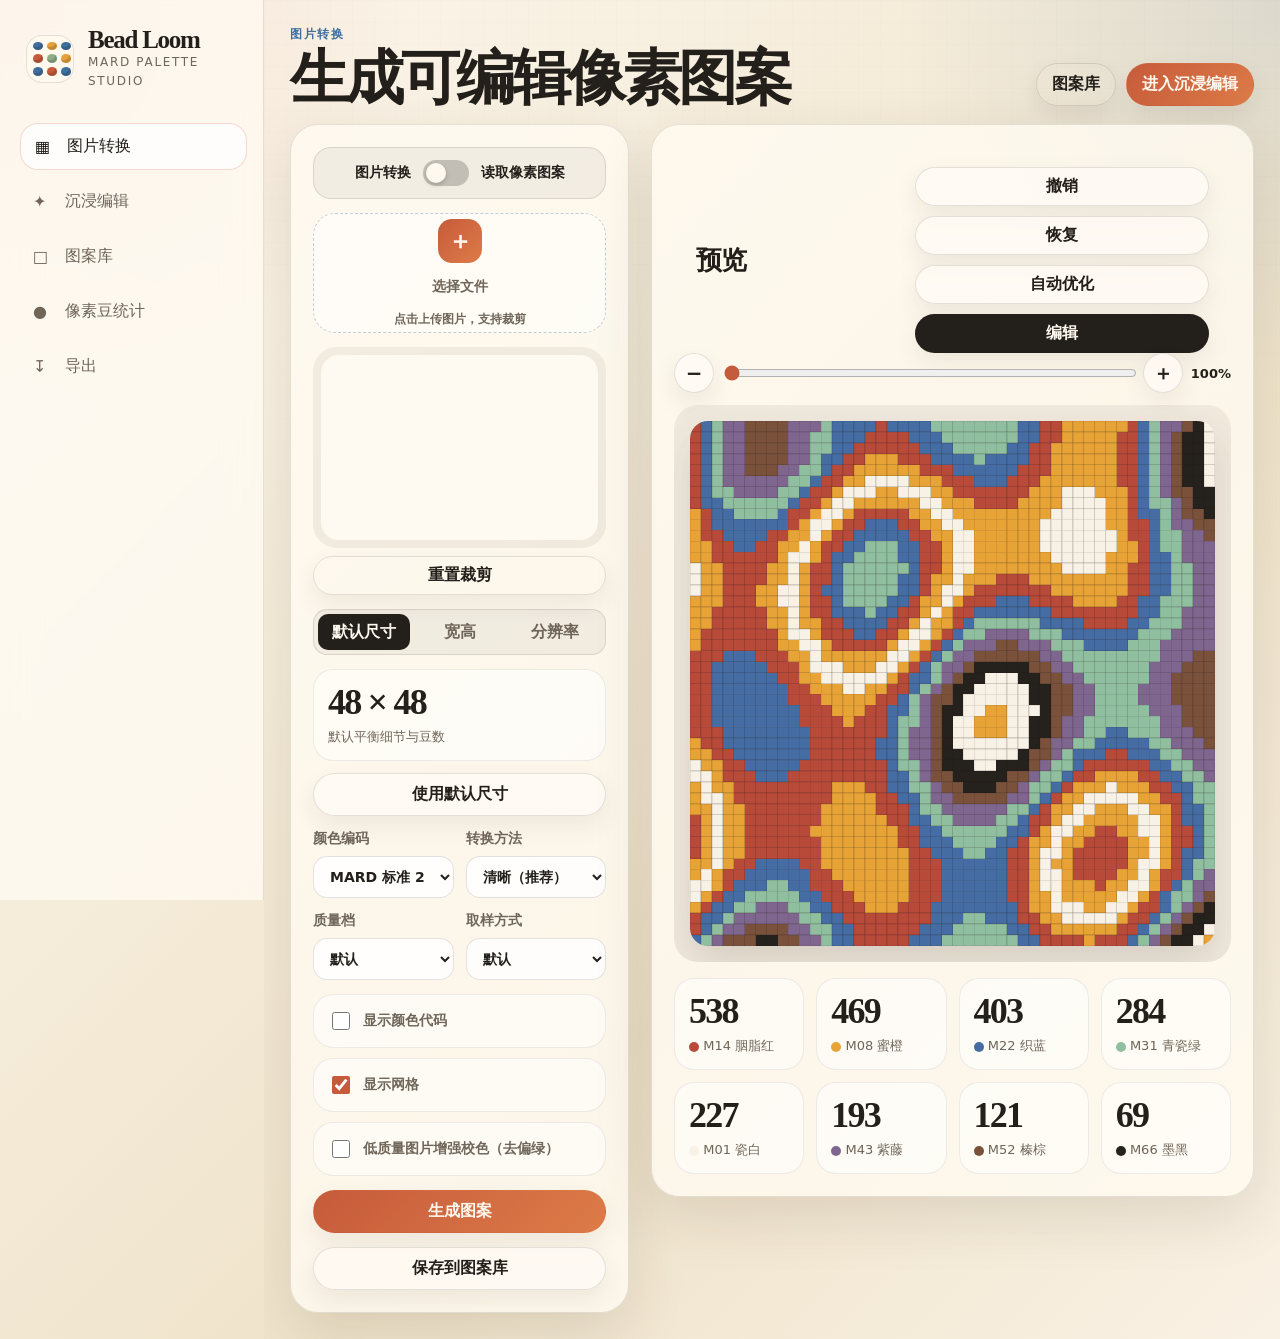
<file: index.html>
<!DOCTYPE html>
<html lang="zh-CN">
<head>
  <meta charset="UTF-8" />
  <meta http-equiv="refresh" content="0; url=convert.html" />
  <meta name="viewport" content="width=device-width, initial-scale=1.0" />
  <title>Bead Loom</title>
</head>
<body>
  <a href="convert.html">进入 Bead Loom</a>
</body>
</html>
</file>
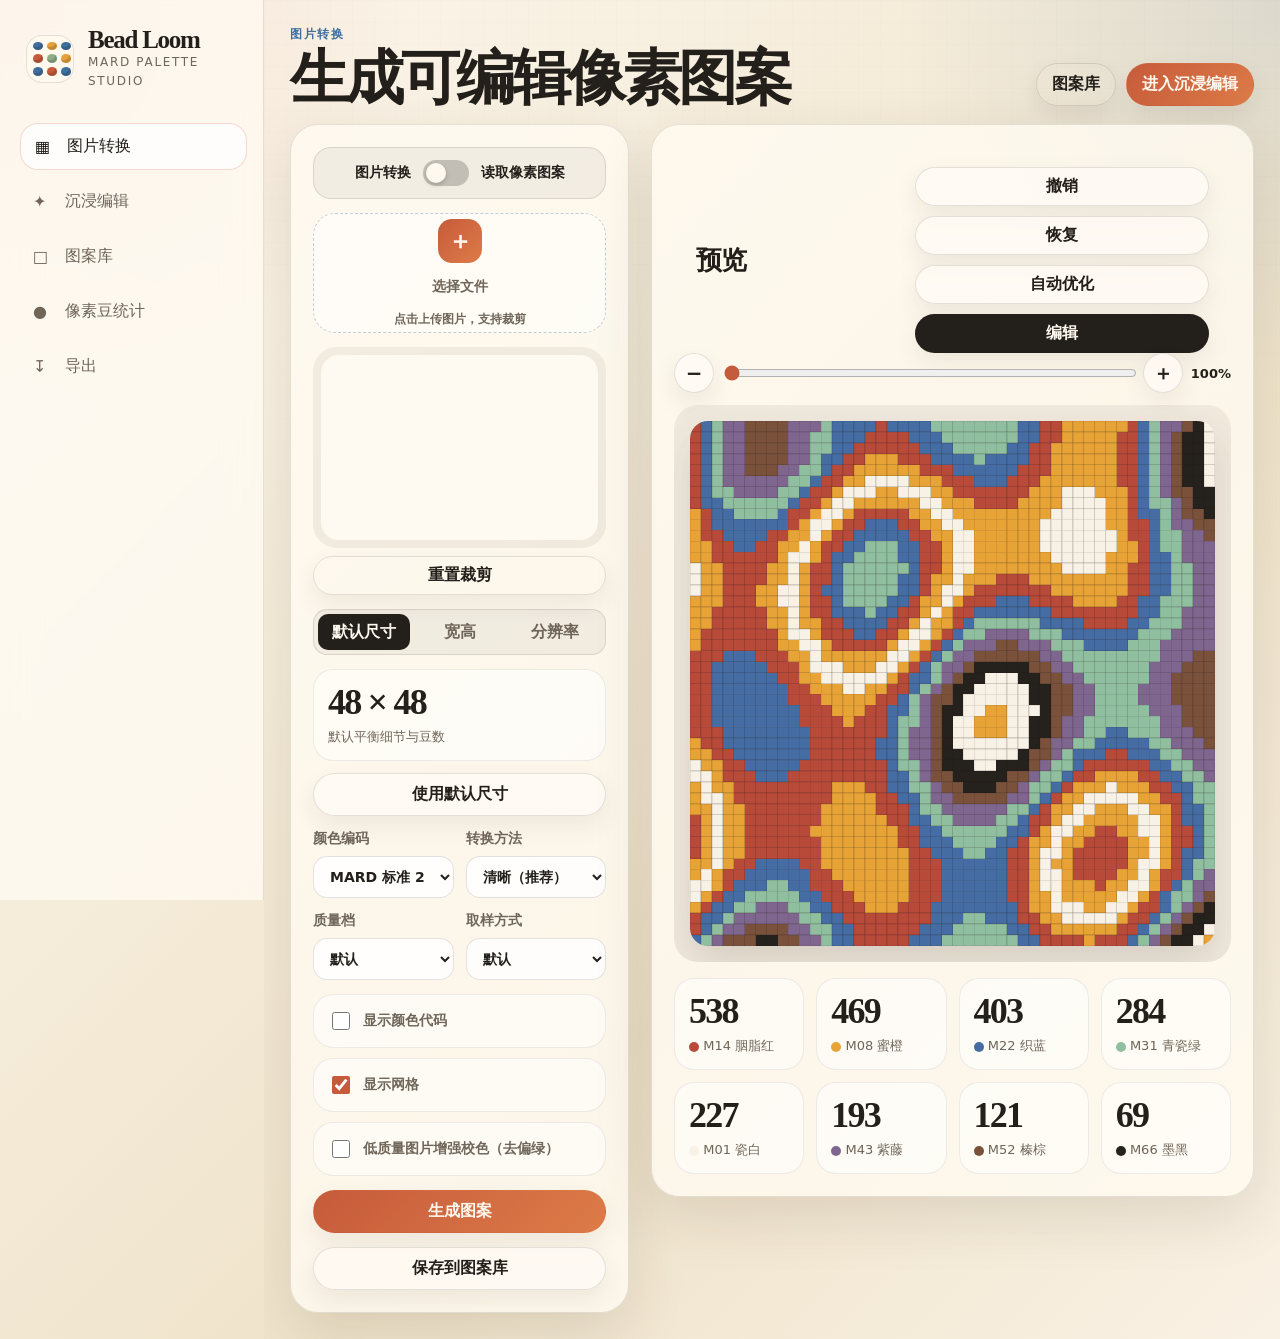
<file: convert.html>
<!DOCTYPE html>
<html lang="zh-CN">
<head>
  <meta charset="UTF-8" />
  <meta name="viewport" content="width=device-width, initial-scale=1.0" />
  <title>图片转换 · Bead Loom</title>
  <link rel="stylesheet" href="assets/styles.css?v=10" />
</head>
<body data-page="convert">
  <aside class="side-nav">
    <a class="brand" href="convert.html" aria-label="Bead Loom">
      <span class="brand-mark" aria-hidden="true"><i></i><i></i><i></i><i></i><i></i><i></i><i></i><i></i><i></i></span>
      <span><strong>Bead Loom</strong><small>MARD palette studio</small></span>
    </a>
    <nav aria-label="主导航">
      <a class="active" href="convert.html"><span>▦</span>图片转换</a>
      <a href="editor.html"><span>✦</span>沉浸编辑</a>
      <a href="library.html"><span>□</span>图案库</a>
      <a href="inventory.html"><span>●</span>像素豆统计</a>
      <a href="export.html"><span>↧</span>导出</a>
    </nav>
  </aside>

  <main class="page">
    <header class="page-head compact">
      <div>
        <p class="eyebrow">图片转换</p>
        <h1>生成可编辑像素图案</h1>
      </div>
      <div class="head-actions">
        <a class="button ghost" href="library.html">图案库</a>
        <a class="button primary" href="editor.html">进入沉浸编辑</a>
      </div>
    </header>

    <section class="layout-two">
      <form class="panel controls" id="convertForm">
        <div class="mode-switch">
          <span>图片转换</span>
          <label class="switch"><input type="checkbox" id="readerToggle" /><i></i></label>
          <span>读取像素图案</span>
        </div>

        <label class="drop-zone" id="dropZone">
          <input id="imageInput" type="file" accept="image/*" />
          <span class="drop-icon" aria-hidden="true">＋</span>
          <span class="drop-title">选择文件</span>
          <span class="drop-hint">点击上传图片，支持裁剪</span>
        </label>

        <div class="crop-wrap" data-when="crop">
          <div class="canvas-stage tight"><canvas id="cropCanvas" width="360" height="240"></canvas></div>
          <button class="button small ghost" type="button" id="resetCropBtn">重置裁剪</button>
        </div>

        <div class="segmented" role="tablist" aria-label="尺寸模式">
          <button type="button" class="active" data-mode="smart">默认尺寸</button>
          <button type="button" data-mode="size">宽高</button>
          <button type="button" data-mode="resolution">分辨率</button>
        </div>

        <div class="control-group" data-panel="smart">
          <div class="metric-card"><strong id="smartSize">48 × 48</strong><span>默认平衡细节与豆数</span></div>
          <button class="button full" type="button" id="useSmartBtn">使用默认尺寸</button>
        </div>

        <div class="control-group hidden" data-panel="size">
          <label>宽度像素 <output id="widthOut">48</output><input id="pixelWidth" type="range" min="12" max="96" value="48" /></label>
          <input id="widthNumber" type="number" min="12" max="96" value="48" />
          <label>高度像素 <output id="heightOut">48</output><input id="pixelHeight" type="range" min="12" max="96" value="48" /></label>
          <input id="heightNumber" type="number" min="12" max="96" value="48" />
          <p class="limit-note">范围 12–96，最大 9,216 颗，避免浏览器卡死。</p>
        </div>

        <div class="control-group hidden" data-panel="resolution">
          <label>目标总豆数 <output id="resolutionOut">2304</output><input id="resolutionRange" type="range" min="144" max="9216" step="144" value="2304" /></label>
          <input id="resolutionNumber" type="number" min="144" max="9216" step="144" value="2304" />
          <p class="limit-note">范围 144–9,216，系统按图片比例计算宽高。</p>
        </div>

        <div class="field-row">
          <label>颜色编码<select id="paletteSelect">
            <option value="MARD221">MARD 标准 221</option>
            <option value="MARD291">MARD 全色 291</option>
            <option value="Artkal176">Artkal</option>
            <option value="Perler">Perler（基础）</option>
            <option value="Hama">Hama（基础）</option>
            <option value="Nabbi">Nabbi（基础）</option>
          </select></label>
          <label><span id="methodLabel">转换方法</span><select id="methodSelect"><option value="crisp">清晰（推荐）</option><option value="crisp8">清晰（次推荐）</option><option value="nearest">最近色</option><option value="dither">抖动扩散</option><option value="contrast">高对比</option><option value="soft">柔和渐变</option><option value="poster">海报分层</option></select></label>
        </div>

        <div class="field-row" data-when="convert-only">
          <label>质量档<select id="qualitySelect"><option value="default">默认</option><option value="fast">快速（CIE94）</option><option value="quality">质量（CIEDE2000）</option></select></label>
          <label>取样方式<select id="sampleSelect"><option value="default">默认</option><option value="dominant">主导色</option><option value="smooth">平滑</option></select></label>
        </div>

        <div class="check-list">
          <label class="check-chip"><input id="showCodes" type="checkbox" /> <span>显示颜色代码</span></label>
          <label class="check-chip"><input id="showGrid" type="checkbox" checked /> <span>显示网格</span></label>
          <label class="check-chip"><input id="strongCast" type="checkbox" /> <span>低质量图片增强校色（去偏绿）</span></label>
        </div>

        <button class="button primary full" type="button" id="convertBtn">生成图案</button>
        <button class="button full" type="button" id="savePatternBtn">保存到图案库</button>
      </form>

      <section class="panel canvas-panel">
        <div class="panel-bar">
          <h2>预览</h2>
          <div class="panel-actions">
            <button class="button small" id="undoBtn">撤销</button>
            <button class="button small" id="redoBtn">恢复</button>
            <button class="button small" id="optimizeBtn">自动优化</button>
            <a class="button small dark" href="editor.html">编辑</a>
          </div>
        </div>
        <div class="zoom-row preview-zoom">
          <button class="button small" type="button" id="previewZoomOutBtn">−</button>
          <input id="previewZoom" type="range" min="100" max="600" value="100" />
          <button class="button small" type="button" id="previewZoomInBtn">＋</button>
          <output id="previewZoomOut">100%</output>
        </div>
        <div class="canvas-stage scroll-stage"><canvas id="patternCanvas" width="720" height="720"></canvas></div>
        <div class="stats-grid" id="quickStats"></div>
      </section>
    </section>
  </main>
  <div class="toast" id="toast"></div>
  <script src="assets/palettes.js?v=10"></script>
  <script src="assets/app.js?v=10"></script>
</body>
</html>
</file>
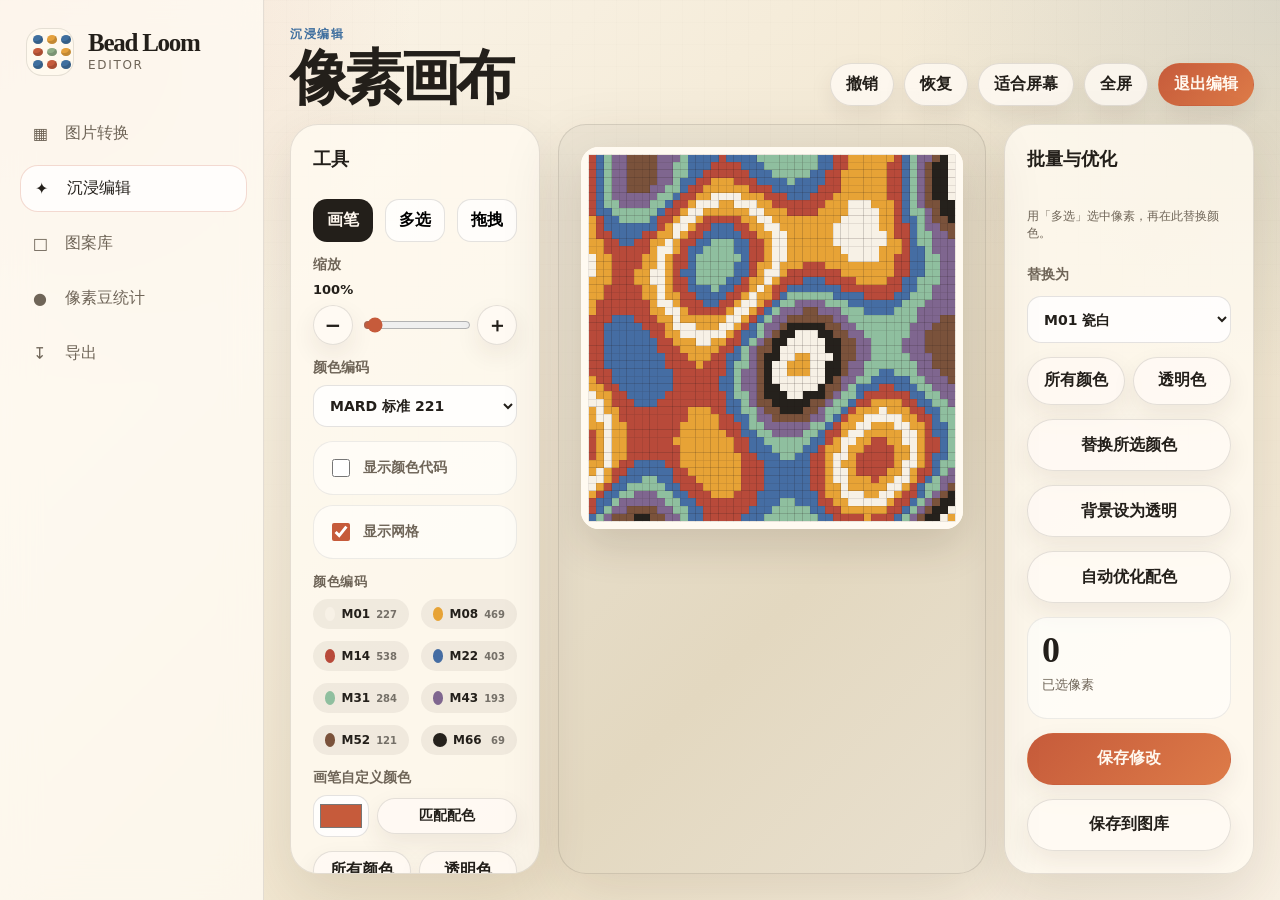
<file: editor.html>
<!DOCTYPE html>
<html lang="zh-CN">
<head>
  <meta charset="UTF-8" />
  <meta name="viewport" content="width=device-width, initial-scale=1.0" />
  <title>沉浸编辑 · Bead Loom</title>
  <link rel="stylesheet" href="assets/styles.css?v=10" />
</head>
<body data-page="editor" class="editor-body">
  <aside class="side-nav compact-nav">
    <a class="brand" href="convert.html" aria-label="Bead Loom"><span class="brand-mark" aria-hidden="true"><i></i><i></i><i></i><i></i><i></i><i></i><i></i><i></i><i></i></span><span><strong>Bead Loom</strong><small>editor</small></span></a>
    <nav aria-label="主导航">
      <a href="convert.html"><span>▦</span>图片转换</a>
      <a class="active" href="editor.html"><span>✦</span>沉浸编辑</a>
      <a href="library.html"><span>□</span>图案库</a>
      <a href="inventory.html"><span>●</span>像素豆统计</a>
      <a href="export.html"><span>↧</span>导出</a>
    </nav>
  </aside>

  <main class="editor-shell">
    <header class="editor-topbar">
      <div>
        <p class="eyebrow">沉浸编辑</p>
        <h1>像素画布</h1>
      </div>
      <div class="head-actions">
        <button class="button" id="undoBtn">撤销</button>
        <button class="button" id="redoBtn">恢复</button>
        <button class="button" id="fitBtn">适合屏幕</button>
        <button class="button" id="fullscreenBtn">全屏</button>
        <a class="button primary" href="convert.html">退出编辑</a>
      </div>
    </header>

    <section class="editor-grid">
      <aside class="tool-panel panel">
        <h2>工具</h2>
        <div class="tool-grid tool-grid-3">
          <button class="tool active" data-tool="paint">画笔</button>
          <button class="tool" data-tool="select">多选</button>
          <button class="tool" data-tool="pan">拖拽</button>
        </div>
        <label>缩放 <output id="zoomOut">100%</output>
          <div class="zoom-row">
            <button class="button small" type="button" id="zoomOutBtn">−</button>
            <input id="zoomRange" type="range" min="60" max="1000" value="100" />
            <button class="button small" type="button" id="zoomInBtn">＋</button>
          </div>
        </label>
        <label>颜色编码<select id="paletteSelect">
          <option value="MARD221">MARD 标准 221</option>
          <option value="MARD291">MARD 全色 291</option>
          <option value="Artkal176">Artkal</option>
          <option value="Perler">Perler（基础）</option>
          <option value="Hama">Hama（基础）</option>
          <option value="Nabbi">Nabbi（基础）</option>
        </select></label>
        <div class="check-list">
          <label class="check-chip"><input id="showCodes" type="checkbox" /> <span>显示颜色代码</span></label>
          <label class="check-chip"><input id="showGrid" type="checkbox" checked /> <span>显示网格</span></label>
        </div>
        <div>
          <h3 class="panel-sub">颜色编码</h3>
          <div class="palette-list" id="editorPalette"></div>
        </div>
        <label>画笔自定义颜色
          <div class="custom-brush-row">
            <input id="brushColor" type="color" value="#c65b3b" />
            <button class="button small" type="button" id="matchBrushColorBtn">匹配配色</button>
          </div>
        </label>
        <div class="palette-list nearest-list hidden" id="brushMatches"></div>
        <div class="inline-actions">
          <button class="button small" type="button" id="brushSchemeBtn">所有颜色</button>
          <button class="button small" type="button" id="brushTransparentBtn">透明色</button>
        </div>
        <div class="palette-list scheme-list hidden" id="brushScheme"></div>
        <details id="historyColorsWrap" class="history-colors">
          <summary>历史颜色 (0)</summary>
          <div class="palette-list" id="historyColors"></div>
        </details>
      </aside>

      <section class="editor-stage panel" id="stageScroller">
        <canvas id="patternCanvas" width="900" height="900"></canvas>
      </section>

      <aside class="tool-panel panel">
        <h2>批量与优化</h2>
        <p class="limit-note">用「多选」选中像素，再在此替换颜色。</p>
        <label>替换为<select id="replaceSelect"></select></label>
        <input id="replaceCustomColor" class="hidden" type="color" value="#c65b3b" />
        <div class="palette-list nearest-list hidden" id="replaceMatches"></div>
        <div class="inline-actions">
          <button class="button small" type="button" id="replaceSchemeBtn">所有颜色</button>
          <button class="button small" type="button" id="replaceTransparentBtn">透明色</button>
        </div>
        <div class="palette-list scheme-list hidden" id="replaceScheme"></div>
        <button class="button full" id="replaceBtn">替换所选颜色</button>
        <button class="button full" id="bgTransparentBtn">背景设为透明</button>
        <button class="button full" id="optimizeBtn">自动优化配色</button>
        <div class="metric-card"><strong id="selectionCount">0</strong><span>已选像素</span></div>
        <button class="button primary full" id="savePatternBtn">保存修改</button>
        <button class="button full" id="saveToLibraryBtn">保存到图库</button>
      </aside>
    </section>
  </main>
  <div class="toast" id="toast"></div>
  <script src="assets/palettes.js?v=10"></script>
  <script src="assets/app.js?v=10"></script>
</body>
</html>
</file>
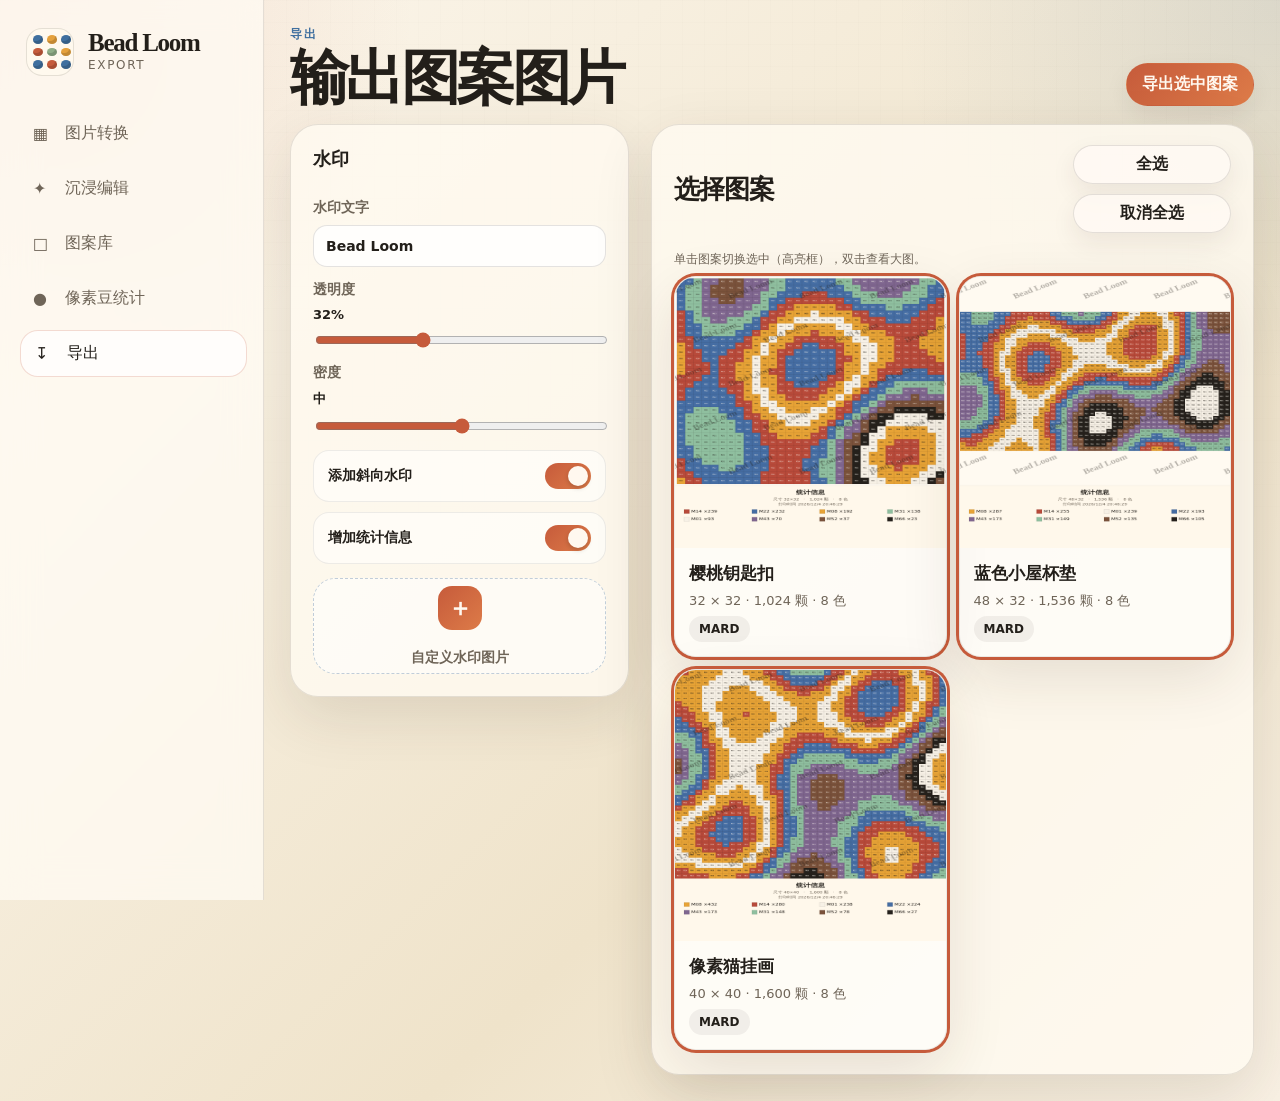
<file: export.html>
<!DOCTYPE html>
<html lang="zh-CN">
<head>
  <meta charset="UTF-8" />
  <meta name="viewport" content="width=device-width, initial-scale=1.0" />
  <title>导出 · Bead Loom</title>
  <link rel="stylesheet" href="assets/styles.css?v=10" />
</head>
<body data-page="export">
  <aside class="side-nav">
    <a class="brand" href="convert.html" aria-label="Bead Loom"><span class="brand-mark" aria-hidden="true"><i></i><i></i><i></i><i></i><i></i><i></i><i></i><i></i><i></i></span><span><strong>Bead Loom</strong><small>export</small></span></a>
    <nav aria-label="主导航">
      <a href="convert.html"><span>▦</span>图片转换</a>
      <a href="editor.html"><span>✦</span>沉浸编辑</a>
      <a href="library.html"><span>□</span>图案库</a>
      <a href="inventory.html"><span>●</span>像素豆统计</a>
      <a class="active" href="export.html"><span>↧</span>导出</a>
    </nav>
  </aside>

  <main class="page">
    <header class="page-head compact">
      <div><p class="eyebrow">导出</p><h1>输出图案图片</h1></div>
      <button class="button primary" id="downloadBtn">导出选中图案</button>
    </header>
    <section class="layout-two">
      <form class="panel controls">
        <h2>水印</h2>
        <label>水印文字<input id="watermarkText" type="text" value="Bead Loom" /></label>
        <label>透明度 <output id="opacityOut">32%</output><input id="watermarkOpacity" type="range" min="5" max="80" value="32" /></label>
        <label>密度 <output id="densityOut">中</output><input id="watermarkDensity" type="range" min="1" max="5" value="3" /></label>
        <div class="toggle-list">
          <label class="toggle-row"><span>添加斜向水印</span><label class="switch"><input id="includeWatermark" type="checkbox" checked /><i></i></label></label>
          <label class="toggle-row"><span>增加统计信息</span><label class="switch"><input id="includeStats" type="checkbox" checked /><i></i></label></label>
        </div>
        <label class="drop-zone slim">
          <input id="watermarkUpload" type="file" accept="image/*" />
          <span class="drop-icon" aria-hidden="true">＋</span>
          <span class="drop-title">自定义水印图片</span>
        </label>
      </form>
      <section class="panel">
        <div class="panel-bar padded">
          <h2>选择图案</h2>
          <div class="panel-actions">
            <button class="button small" id="selectAllExportBtn">全选</button>
            <button class="button small" id="deselectAllExportBtn">取消全选</button>
          </div>
        </div>
        <p class="limit-note pad-x">单击图案切换选中（高亮框），双击查看大图。</p>
        <div class="pattern-grid compact" id="exportGrid"></div>
      </section>
    </section>
  </main>
  <dialog id="detailDialog" class="detail-dialog">
    <div class="detail-stage"><canvas id="detailCanvas" width="720" height="720"></canvas></div>
    <div class="dialog-actions"><a class="button" href="editor.html">编辑</a><button class="button primary" id="closeDialogBtn">关闭</button></div>
  </dialog>
  <div class="toast" id="toast"></div>
  <script src="assets/palettes.js?v=10"></script>
  <script src="assets/app.js?v=10"></script>
</body>
</html>
</file>
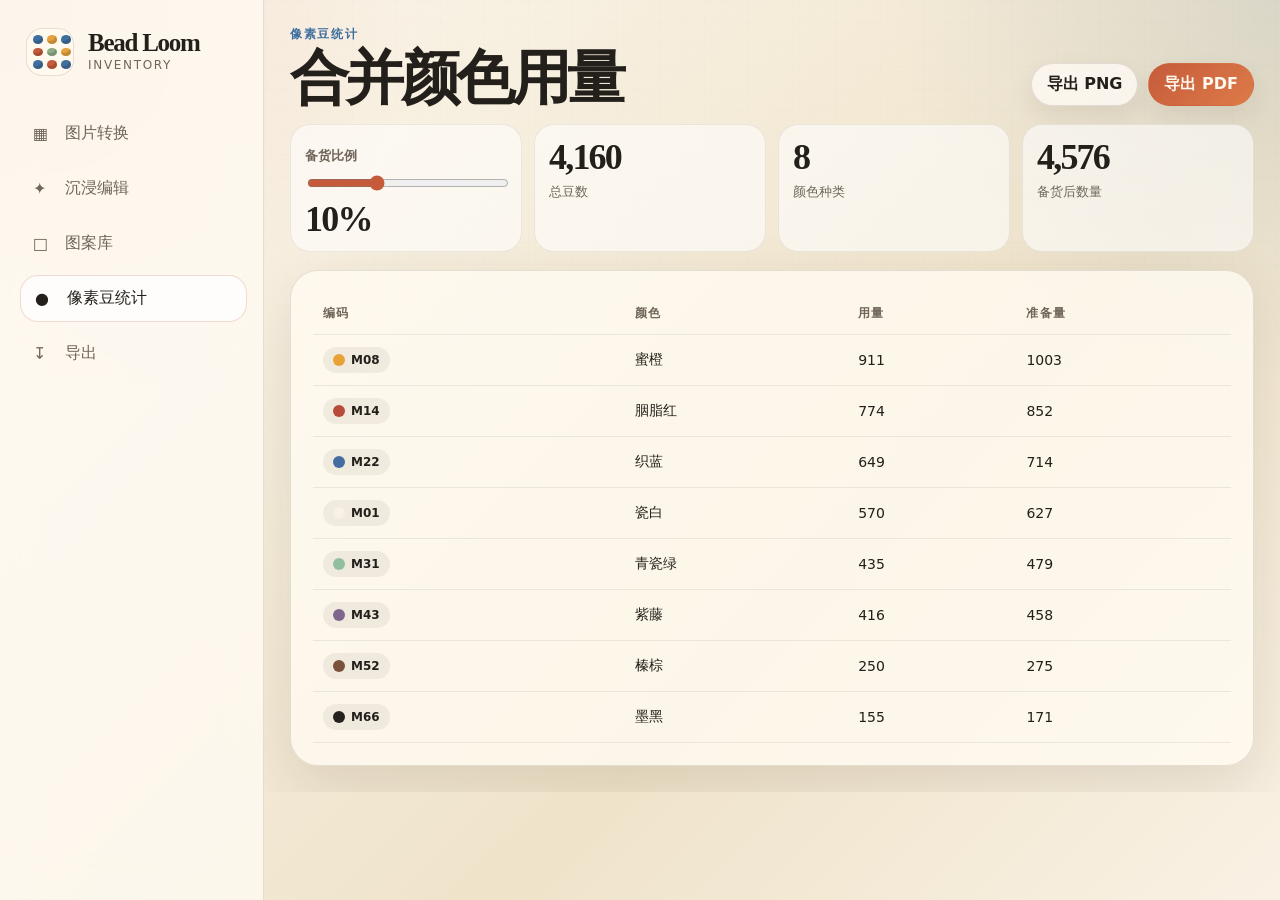
<file: inventory.html>
<!DOCTYPE html>
<html lang="zh-CN">
<head>
  <meta charset="UTF-8" />
  <meta name="viewport" content="width=device-width, initial-scale=1.0" />
  <title>像素豆统计 · Bead Loom</title>
  <link rel="stylesheet" href="assets/styles.css?v=10" />
</head>
<body data-page="inventory">
  <aside class="side-nav">
    <a class="brand" href="convert.html" aria-label="Bead Loom"><span class="brand-mark" aria-hidden="true"><i></i><i></i><i></i><i></i><i></i><i></i><i></i><i></i><i></i></span><span><strong>Bead Loom</strong><small>inventory</small></span></a>
    <nav aria-label="主导航">
      <a href="convert.html"><span>▦</span>图片转换</a>
      <a href="editor.html"><span>✦</span>沉浸编辑</a>
      <a href="library.html"><span>□</span>图案库</a>
      <a class="active" href="inventory.html"><span>●</span>像素豆统计</a>
      <a href="export.html"><span>↧</span>导出</a>
    </nav>
  </aside>

  <main class="page">
    <header class="page-head compact">
      <div><p class="eyebrow">像素豆统计</p><h1>合并颜色用量</h1></div>
      <div class="head-actions">
        <button class="button" id="exportPngBtn">导出 PNG</button>
        <button class="button primary" id="exportPdfBtn">导出 PDF</button>
      </div>
    </header>
    <section class="stats-grid wide">
      <label class="metric-card control-metric"><span>备货比例</span><input id="reserveRange" type="range" min="0" max="30" value="10" /><strong><output id="reserveOut">10%</output></strong></label>
      <div class="metric-card"><strong id="totalBeads">0</strong><span>总豆数</span></div>
      <div class="metric-card"><strong id="totalColors">0</strong><span>颜色种类</span></div>
      <div class="metric-card"><strong id="reserveBeads">0</strong><span>备货后数量</span></div>
    </section>
    <section class="panel padded-table">
      <table class="bead-table" aria-label="颜色统计">
        <thead><tr><th>编码</th><th>颜色</th><th>用量</th><th>准备量</th></tr></thead>
        <tbody id="inventoryBody"></tbody>
      </table>
    </section>
  </main>
  <div class="toast" id="toast"></div>
  <script src="assets/palettes.js?v=10"></script>
  <script src="assets/app.js?v=10"></script>
</body>
</html>
</file>
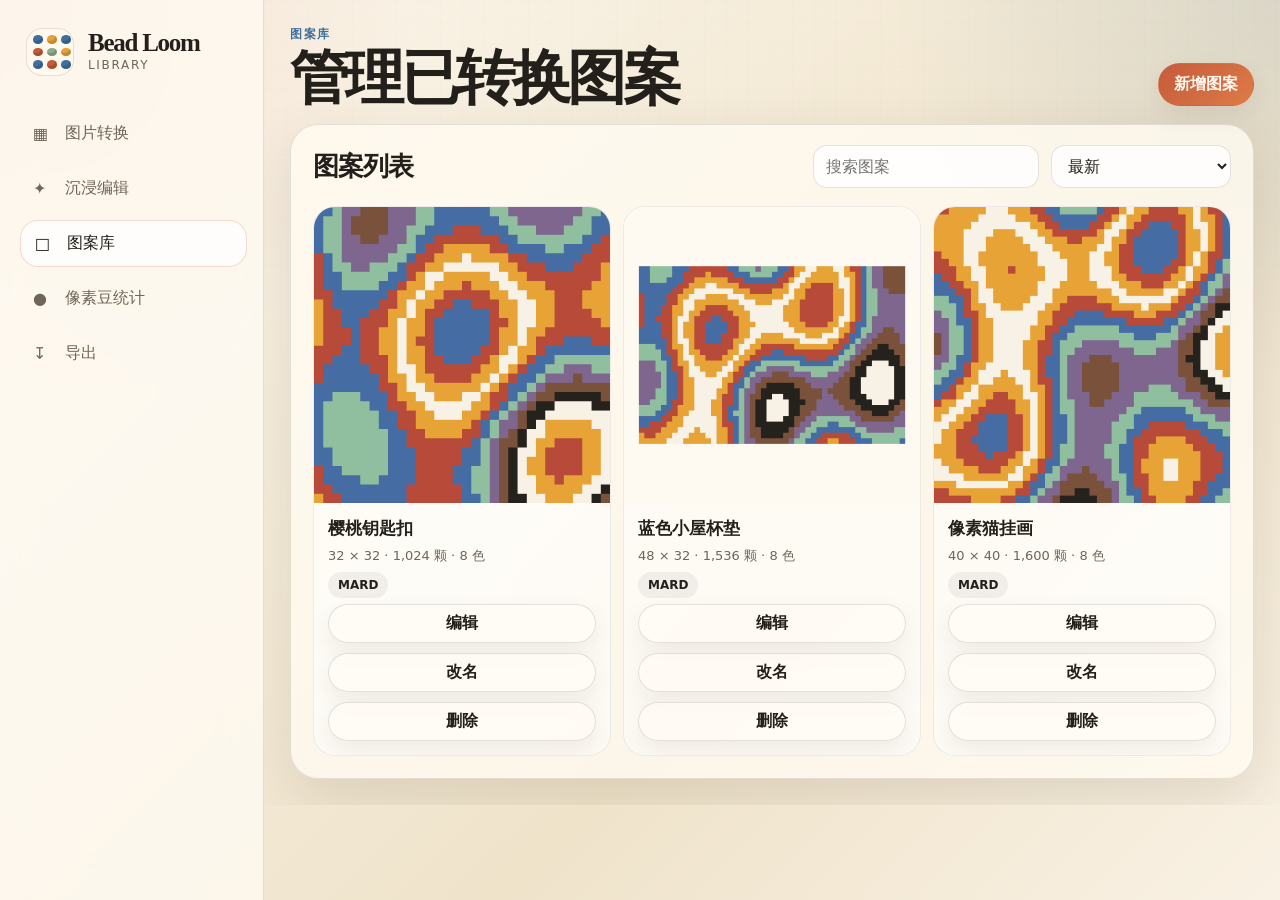
<file: library.html>
<!DOCTYPE html>
<html lang="zh-CN">
<head>
  <meta charset="UTF-8" />
  <meta name="viewport" content="width=device-width, initial-scale=1.0" />
  <title>图案库 · Bead Loom</title>
  <link rel="stylesheet" href="assets/styles.css?v=10" />
</head>
<body data-page="library">
  <aside class="side-nav">
    <a class="brand" href="convert.html" aria-label="Bead Loom"><span class="brand-mark" aria-hidden="true"><i></i><i></i><i></i><i></i><i></i><i></i><i></i><i></i><i></i></span><span><strong>Bead Loom</strong><small>library</small></span></a>
    <nav aria-label="主导航">
      <a href="convert.html"><span>▦</span>图片转换</a>
      <a href="editor.html"><span>✦</span>沉浸编辑</a>
      <a class="active" href="library.html"><span>□</span>图案库</a>
      <a href="inventory.html"><span>●</span>像素豆统计</a>
      <a href="export.html"><span>↧</span>导出</a>
    </nav>
  </aside>

  <main class="page">
    <header class="page-head compact">
      <div><p class="eyebrow">图案库</p><h1>管理已转换图案</h1></div>
      <a class="button primary" href="convert.html">新增图案</a>
    </header>
    <section class="panel">
      <div class="panel-bar padded">
        <h2>图案列表</h2>
        <div class="filter-row"><input id="librarySearch" type="search" placeholder="搜索图案" /><select id="librarySort"><option value="new">最新</option><option value="beads">豆数最多</option><option value="colors">颜色最多</option></select></div>
      </div>
      <div class="pattern-grid" id="patternGrid"></div>
    </section>
  </main>
  <div class="toast" id="toast"></div>
  <script src="assets/palettes.js?v=10"></script>
  <script src="assets/app.js?v=10"></script>
</body>
</html>
</file>
<file: assets/styles.css>
:root {
  --ink: #231f1a;
  --muted: #6f6558;
  --paper: #f8f1e3;
  --panel: rgba(255, 250, 241, 0.82);
  --line: rgba(40, 34, 28, 0.12);
  --accent: #c65b3b;
  --accent-2: #3f6f9f;
  --accent-3: #8fae87;
  --accent-4: #7b6487;
  --shadow: 0 20px 60px rgba(58, 41, 26, 0.12);
}
* { box-sizing: border-box; }
html, body { min-height: 100%; }
body {
  margin: 0;
  color: var(--ink);
  background:
    radial-gradient(circle at top left, rgba(198, 91, 59, 0.15), transparent 26rem),
    radial-gradient(circle at right top, rgba(63, 111, 159, 0.12), transparent 24rem),
    linear-gradient(135deg, #fdf8ef, #efe3ca 64%, #f9f1e4);
  font-family: Inter, ui-sans-serif, system-ui, -apple-system, BlinkMacSystemFont, "Segoe UI", sans-serif;
  text-rendering: optimizeLegibility;
  -webkit-font-smoothing: antialiased;
  overflow-x: hidden;
}
body::before {
  content: "";
  position: fixed;
  inset: 0;
  pointer-events: none;
  opacity: .22;
  background-image: linear-gradient(rgba(32, 27, 23, .05) 1px, transparent 1px), linear-gradient(90deg, rgba(32, 27, 23, .05) 1px, transparent 1px);
  background-size: 22px 22px;
  mask-image: linear-gradient(to bottom, #000, transparent 88%);
}
a { color: inherit; text-decoration: none; }
button, input, select { font: inherit; }
button { cursor: pointer; }
img, canvas { display: block; max-width: 100%; }

.side-nav {
  position: fixed;
  top: 0;
  left: 0;
  width: 264px;
  height: 100vh;
  padding: 22px 18px;
  border-right: 1px solid var(--line);
  background: rgba(255, 251, 244, 0.76);
  backdrop-filter: blur(18px);
  overflow: auto;
  contain: content;
}
.side-nav nav { display: grid; gap: 8px; margin-top: 18px; }
.side-nav nav a {
  display: grid;
  grid-template-columns: 22px 1fr;
  gap: 10px;
  align-items: center;
  padding: 12px 14px;
  border: 1px solid transparent;
  border-radius: 18px;
  color: var(--muted);
  transition: transform .16s ease, background .16s ease, border-color .16s ease, color .16s ease;
}
.side-nav nav a:hover, .side-nav nav a.active, .side-nav nav a:focus-visible {
  color: var(--ink);
  background: rgba(255,255,255,.72);
  border-color: rgba(198, 91, 59, .22);
  transform: translateX(2px);
  outline: none;
}
.brand {
  display: flex;
  align-items: center;
  gap: 14px;
  padding: 6px 8px 16px;
}
.brand strong {
  display: block;
  font-family: Georgia, "Times New Roman", serif;
  font-size: 25px;
  line-height: .92;
  letter-spacing: -.05em;
}
.brand small {
  color: var(--muted);
  font-size: 12px;
  letter-spacing: .14em;
  text-transform: uppercase;
}
.brand-mark {
  display: grid;
  grid-template-columns: repeat(3, 10px);
  gap: 4px;
  width: 48px;
  height: 48px;
  padding: 6px;
  border-radius: 16px;
  border: 1px solid var(--line);
  background: #fff9ee;
}
.brand-mark i { border-radius: 50%; background: var(--accent-2); box-shadow: inset -2px -3px 0 rgba(0,0,0,.15); }
.brand-mark i:nth-child(2), .brand-mark i:nth-child(6) { background: #e5a13c; }
.brand-mark i:nth-child(4), .brand-mark i:nth-child(8) { background: var(--accent); }
.brand-mark i:nth-child(5) { background: var(--accent-3); }

.page, .editor-shell {
  margin-left: 264px;
  padding: 26px;
  contain: layout paint;
}
.page-head {
  display: flex;
  align-items: end;
  justify-content: space-between;
  gap: 18px;
  margin-bottom: 22px;
}
.page-head.compact { margin-bottom: 18px; }
.page-head h1, .editor-topbar h1 {
  margin: 8px 0 0;
  font-family: Georgia, "Times New Roman", serif;
  font-size: clamp(34px, 4.6vw, 64px);
  line-height: .94;
  letter-spacing: -.06em;
}
.eyebrow {
  margin: 0;
  color: var(--accent-2);
  font-size: 12px;
  font-weight: 800;
  letter-spacing: .14em;
  text-transform: uppercase;
}
.head-actions, .panel-actions, .dialog-actions {
  display: flex;
  gap: 10px;
  flex-wrap: wrap;
}
.button {
  display: inline-flex;
  align-items: center;
  justify-content: center;
  min-height: 42px;
  padding: 10px 15px;
  border-radius: 999px;
  border: 1px solid rgba(36, 31, 26, .12);
  background: rgba(255, 251, 244, .8);
  color: var(--ink);
  font-weight: 800;
  box-shadow: 0 10px 24px rgba(58, 41, 26, .08);
  transition: transform .16s ease, box-shadow .16s ease, background .16s ease;
}
.button:hover, .button:focus-visible { transform: translateY(-1px); box-shadow: 0 14px 28px rgba(58, 41, 26, .12); outline: none; }
.button.primary { background: linear-gradient(135deg, var(--accent), #dd7b48); color: #fff8ef; border-color: transparent; }
.button.dark { background: var(--ink); color: #fff8ef; border-color: transparent; }
.button.ghost { background: transparent; }
.button.full, .button.small { width: 100%; }
.button.small { min-height: 36px; padding: 8px 12px; }

.panel {
  border: 1px solid var(--line);
  border-radius: 28px;
  background: var(--panel);
  box-shadow: var(--shadow);
}
.panel h2 { margin: 0 0 14px; font-size: 18px; }
.panel-bar {
  display: flex;
  align-items: center;
  justify-content: space-between;
  gap: 14px;
  padding: 20px 22px 0;
}
.panel-bar.padded { padding-bottom: 18px; }
.panel-bar h2 { margin: 0; font-family: Georgia, "Times New Roman", serif; font-size: 26px; letter-spacing: -.04em; }

.layout-two {
  display: grid;
  grid-template-columns: minmax(320px, .72fr) minmax(0, 1.28fr);
  gap: 22px;
  align-items: start;
}
.controls, .canvas-panel, .editor-stage, .tool-panel, .padded-table { padding: 22px; }
.controls { display: grid; gap: 14px; }
.drop-zone {
  display: grid;
  place-items: center;
  min-height: 120px;
  border: 1.5px dashed rgba(63, 111, 159, .32);
  border-radius: 22px;
  background: rgba(255,255,255,.5);
  text-align: center;
}
.drop-zone input { display: block; margin: 0 0 10px; }
.drop-zone span { font-weight: 800; }
.field-row, .check-list, .stats-grid, .tool-grid, .palette-list, .pattern-grid, .filter-row {
  display: grid;
  gap: 12px;
}
.field-row { grid-template-columns: repeat(2, minmax(0, 1fr)); }
.check-list { gap: 10px; }
.check-list label, .metric-card, .control-metric {
  padding: 14px;
  border: 1px solid rgba(36,31,26,.08);
  border-radius: 20px;
  background: rgba(255,255,255,.56);
}
.control-group { display: grid; gap: 12px; }
.hidden { display: none; }
.limit-note { margin: 0; color: var(--muted); font-size: 12px; }
label { display: grid; gap: 8px; font-size: 14px; font-weight: 700; color: var(--muted); }
input[type="number"], input[type="text"], input[type="search"], select, input[type="range"] { width: 100%; }
input[type="number"], input[type="text"], input[type="search"], select {
  min-height: 42px;
  padding: 10px 12px;
  border: 1px solid rgba(36,31,26,.12);
  border-radius: 14px;
  background: rgba(255,255,255,.8);
  color: var(--ink);
}
input[type="range"] { accent-color: var(--accent); }
output { color: var(--ink); font-size: 13px; font-weight: 800; }
.metric-card strong, .metric-card output {
  display: block;
  font-family: Georgia, "Times New Roman", serif;
  font-size: 36px;
  line-height: 1;
  letter-spacing: -.05em;
}
.metric-card span { display: block; margin-top: 8px; color: var(--muted); font-size: 13px; }

.canvas-stage {
  padding: 16px;
  border-radius: 24px;
  background: rgba(35,31,26,.06);
}
canvas {
  image-rendering: pixelated;
  background: #fffaf1;
  border-radius: 18px;
  box-shadow: 0 18px 40px rgba(58, 41, 26, .14);
}
.stats-grid { grid-template-columns: repeat(4, minmax(0, 1fr)); margin-top: 16px; }
.stats-grid.wide { grid-template-columns: repeat(4, minmax(0, 1fr)); margin-bottom: 18px; }
.pattern-grid {
  grid-template-columns: repeat(auto-fill, minmax(240px, 1fr));
  padding: 0 22px 22px;
}
.pattern-grid.compact { grid-template-columns: repeat(auto-fill, minmax(220px, 1fr)); }
.pattern-card {
  overflow: hidden;
  border: 1px solid rgba(36,31,26,.08);
  border-radius: 22px;
  background: rgba(255,255,255,.56);
}
.pattern-preview {
  width: 100%;
  aspect-ratio: 1;
  background: #fff8eb;
  cursor: pointer;
}
.pattern-card .meta { display: grid; gap: 6px; padding: 14px; }
.pattern-card h3 { margin: 0; font-size: 17px; }
.pattern-card p { margin: 0; color: var(--muted); font-size: 13px; line-height: 1.5; }
.pill-row { display: flex; flex-wrap: wrap; gap: 6px; }
.pill {
  display: inline-flex;
  align-items: center;
  gap: 6px;
  padding: 6px 10px;
  border-radius: 999px;
  background: rgba(35,31,26,.06);
  color: var(--ink);
  font-size: 12px;
  font-weight: 800;
}
.badge {
  display: inline-flex;
  align-items: center;
  padding: 8px 12px;
  border-radius: 999px;
  background: rgba(63, 111, 159, .12);
  color: var(--accent-2);
  font-size: 12px;
  font-weight: 800;
}
.bead-table {
  width: 100%;
  border-collapse: collapse;
  overflow: hidden;
}
.bead-table th, .bead-table td {
  padding: 12px 10px;
  border-bottom: 1px solid rgba(36,31,26,.08);
  text-align: left;
  font-size: 14px;
}
.bead-table th {
  color: var(--muted);
  font-size: 12px;
  letter-spacing: .1em;
  text-transform: uppercase;
}

.editor-body { overflow: hidden; }
.editor-shell { height: 100vh; display: grid; grid-template-rows: auto 1fr; gap: 18px; }
.editor-topbar { display: flex; align-items: end; justify-content: space-between; gap: 18px; }
.editor-grid { display: grid; grid-template-columns: 250px minmax(0, 1fr) 250px; gap: 18px; min-height: 0; }
.tool-panel { display: grid; gap: 14px; overflow: auto; }
.tool-grid { grid-template-columns: repeat(2, minmax(0, 1fr)); }
.tool {
  min-height: 42px;
  padding: 10px 12px;
  border: 1px solid rgba(36,31,26,.12);
  border-radius: 14px;
  background: rgba(255,255,255,.7);
  font-weight: 800;
}
.tool.active { background: var(--ink); color: #fff8ef; }
.editor-stage {
  position: relative;
  overflow: auto;
  touch-action: none;
  background: rgba(35,31,26,.05);
}
.editor-stage canvas {
  width: 100%;
  height: auto;
  max-width: none;
  image-rendering: pixelated;
}
.loupe {
  position: absolute;
  inset: auto 18px 18px auto;
  display: none;
  padding: 10px 12px;
  border-radius: 18px;
  background: rgba(255,255,255,.92);
  border: 1px solid rgba(36,31,26,.08);
  box-shadow: var(--shadow);
}
.dialog-actions { justify-content: center; }
.detail-dialog {
  width: min(90vw, 900px);
  border: none;
  border-radius: 28px;
  padding: 18px;
  background: rgba(255,250,241,.96);
  box-shadow: var(--shadow);
}
.detail-dialog::backdrop { background: rgba(20,16,12,.52); }

.toast {
  position: fixed;
  right: 18px;
  bottom: 18px;
  max-width: 320px;
  padding: 14px 16px;
  border-radius: 18px;
  background: var(--ink);
  color: #fff8ef;
  box-shadow: var(--shadow);
  display: none;
  z-index: 40;
}
.toast.show { display: block; animation: toast-in .18s ease both; }
@keyframes toast-in { from { transform: translateY(10px); opacity: 0; } to { transform: translateY(0); opacity: 1; } }

.filter-row { grid-template-columns: 1fr 180px; }

.segmented {
  display: grid;
  grid-template-columns: repeat(3, 1fr);
  gap: 4px;
  padding: 4px;
  border: 1px solid var(--line);
  border-radius: 14px;
  background: rgba(35,31,26,.05);
}
.segmented button {
  min-height: 36px;
  border: none;
  border-radius: 10px;
  background: transparent;
  color: var(--muted);
  font-weight: 800;
  transition: background .14s ease, color .14s ease;
}
.segmented button.active { background: var(--ink); color: #fff8ef; }
.segmented button:hover { color: var(--ink); }
input[type="color"] { width: 100%; min-height: 42px; padding: 4px; border-radius: 14px; border: 1px solid rgba(36,31,26,.12); background: rgba(255,255,255,.8); }

@media (max-width: 1180px) {
  .editor-grid, .layout-two { grid-template-columns: 1fr; }
  .editor-shell, .page { margin-left: 0; }
  .side-nav { position: sticky; width: auto; height: auto; z-index: 5; }
  .stats-grid, .stats-grid.wide { grid-template-columns: repeat(2, minmax(0, 1fr)); }
}
@media (max-width: 720px) {
  .page, .editor-shell { padding: 16px; }
  .page-head, .editor-topbar { flex-direction: column; align-items: stretch; }
  .field-row, .filter-row, .stats-grid, .stats-grid.wide { grid-template-columns: 1fr; }
  .side-nav nav { grid-template-columns: 1fr 1fr; }
  .side-nav nav a { font-size: 14px; }
}
@media (prefers-reduced-motion: reduce) {
  *, *::before, *::after { transition-duration: .01ms !important; animation-duration: .01ms !important; scroll-behavior: auto !important; }
}

/* ---- modern controls additions ---- */

/* flat file upload */
.drop-zone {
  position: relative;
  gap: 6px;
  cursor: pointer;
  transition: border-color .16s ease, background .16s ease, transform .16s ease;
}
.drop-zone:hover { border-color: var(--accent); background: rgba(255,255,255,.72); transform: translateY(-1px); }
.drop-zone input[type="file"] { position: absolute; inset: 0; opacity: 0; cursor: pointer; }
.drop-zone .drop-icon {
  display: grid; place-items: center;
  width: 44px; height: 44px; margin: 0;
  border-radius: 14px;
  background: linear-gradient(135deg, var(--accent), #dd7b48);
  color: #fff8ef; font-size: 24px; font-weight: 700;
}
.drop-zone .drop-title { font-weight: 800; }
.drop-zone .drop-hint { color: var(--muted); font-size: 12px; font-weight: 600; }
.drop-zone.slim { min-height: 96px; }

/* mode switch row */
.mode-switch {
  display: flex; align-items: center; justify-content: center; gap: 12px;
  padding: 12px 14px; border-radius: 18px;
  background: rgba(35,31,26,.05); border: 1px solid var(--line);
  font-weight: 800; font-size: 14px; color: var(--muted);
}
.mode-switch span { color: var(--ink); }

/* toggle switch */
.switch { position: relative; display: inline-block; width: 46px; height: 26px; flex: none; }
.switch input { position: absolute; opacity: 0; width: 100%; height: 100%; margin: 0; cursor: pointer; }
.switch i {
  position: absolute; inset: 0; border-radius: 999px;
  background: rgba(35,31,26,.22); transition: background .18s ease;
}
.switch i::after {
  content: ""; position: absolute; top: 3px; left: 3px;
  width: 20px; height: 20px; border-radius: 50%;
  background: #fff8ef; box-shadow: 0 2px 5px rgba(0,0,0,.2);
  transition: transform .18s ease;
}
.switch input:checked + i { background: linear-gradient(135deg, var(--accent), #dd7b48); }
.switch input:checked + i::after { transform: translateX(20px); }

/* toggle rows */
.toggle-list { display: grid; gap: 10px; }
.toggle-row {
  display: flex; align-items: center; justify-content: space-between; gap: 12px;
  padding: 12px 14px; border: 1px solid rgba(36,31,26,.08); border-radius: 16px;
  background: rgba(255,255,255,.56); color: var(--ink); font-weight: 700;
}

/* check chips */
.check-chip { display: flex; align-items: center; gap: 10px; }
.check-chip input { width: 18px; height: 18px; accent-color: var(--accent); }

/* crop preview */
.crop-wrap { display: grid; gap: 8px; }
.canvas-stage.tight { padding: 8px; }
.canvas-stage.tight canvas { width: 100%; height: auto; cursor: crosshair; box-shadow: none; }

/* zoom row */
.zoom-row { display: grid; grid-template-columns: 40px 1fr 40px; gap: 8px; align-items: center; }
.zoom-row .button.small { width: 40px; min-height: 40px; padding: 0; font-size: 20px; }
.zoom-row input[type="range"] { width: 100%; }

/* editor palette swatches */
.panel-sub { margin: 0 0 8px; font-size: 13px; color: var(--muted); letter-spacing: .04em; }
.tool-grid-3 { grid-template-columns: repeat(3, minmax(0, 1fr)); }
.palette-list { grid-template-columns: repeat(auto-fill, minmax(74px, 1fr)); }
.swatch {
  flex-direction: row; justify-content: flex-start;
  border: 2px solid transparent !important; cursor: pointer; position: relative;
}
.swatch small { margin-left: auto; opacity: .6; font-weight: 700; }
.ghost-swatch { opacity: .72; }
.history-colors summary { cursor: pointer; font-weight: 800; color: var(--muted); padding: 6px 0; }
.history-colors[open] summary { color: var(--ink); }
.custom-brush-row { display: grid; grid-template-columns: 56px 1fr; gap: 8px; align-items: center; }
.custom-brush-row input[type="color"] { min-height: 42px; }
.nearest-list { margin-top: 4px; }
.nearest-list .swatch { cursor: pointer; }
.inline-actions { display: flex; gap: 8px; }
.inline-actions .button { flex: 1; }
.scheme-list { margin-top: 4px; max-height: 200px; overflow: auto; }
.scheme-list .swatch { cursor: pointer; }

/* zoomable / scrollable preview stage (convert page) */
.canvas-stage.scroll-stage {
  max-height: 70vh;
  overflow: auto;
  display: grid;
  place-items: center;
  touch-action: none;
}
.canvas-stage.scroll-stage canvas { max-width: none; }
.preview-zoom { margin-bottom: 12px; grid-template-columns: 40px 1fr 40px auto; }
.preview-zoom output { align-self: center; font-weight: 800; }

/* ---- mobile / portrait optimizations ---- */
.nav-toggle {
  display: none;
  position: fixed; top: 14px; right: 14px; z-index: 60;
  width: 48px; height: 48px; padding: 12px;
  grid-template-rows: repeat(3, 1fr); gap: 4px;
  border: 1px solid var(--line); border-radius: 14px;
  background: rgba(255,251,244,.92); backdrop-filter: blur(12px);
  box-shadow: var(--shadow);
}
.nav-toggle span { display: block; height: 3px; border-radius: 2px; background: var(--ink); transition: transform .2s ease, opacity .2s ease; }
body.nav-open .nav-toggle span:nth-child(1) { transform: translateY(7px) rotate(45deg); }
body.nav-open .nav-toggle span:nth-child(2) { opacity: 0; }
body.nav-open .nav-toggle span:nth-child(3) { transform: translateY(-7px) rotate(-45deg); }

@media (max-width: 760px) {
  /* collapsible side nav slides down from the top */
  .side-nav.collapsible {
    position: fixed; inset: 0 0 auto 0; width: 100%; height: auto;
    max-height: 82vh; overflow: auto; z-index: 55;
    border-right: none; border-bottom: 1px solid var(--line);
    transform: translateY(-100%); transition: transform .26s ease;
    padding: 16px 16px 20px;
  }
  body.nav-open .side-nav.collapsible { transform: translateY(0); }
  .side-nav.collapsible nav { grid-template-columns: 1fr; }
  .side-nav.collapsible nav a { font-size: 16px; padding: 14px 16px; }
  body.mobile .page, body.mobile .editor-shell { margin-left: 0; padding: 14px; padding-top: 70px; }

  /* portrait: stack everything, larger touch targets, comfortable scrolling */
  body.mobile .layout-two, body.mobile .editor-grid { grid-template-columns: 1fr; gap: 16px; }
  body.mobile .editor-shell { height: auto; min-height: 100vh; }
  body.mobile .editor-body { overflow: auto; }
  body.mobile .editor-stage { max-height: 60vh; }
  body.mobile .button, body.mobile .tool { min-height: 48px; }
  body.mobile .page-head h1, body.mobile .editor-topbar h1 { font-size: clamp(28px, 8vw, 40px); }
  body.mobile .head-actions { gap: 8px; }
  body.mobile .head-actions .button { flex: 1 1 auto; }
  body.mobile .pattern-grid, body.mobile .pattern-grid.compact { grid-template-columns: 1fr 1fr; padding-left: 0; padding-right: 0; }
  body.mobile .canvas-stage.scroll-stage { max-height: 56vh; }
  body.mobile .tool-grid-3 { grid-template-columns: repeat(3, 1fr); }
  body.mobile .field-row { grid-template-columns: 1fr; }
}
@media (max-width: 760px) and (orientation: portrait) {
  body.mobile .stats-grid, body.mobile .stats-grid.wide { grid-template-columns: 1fr 1fr; }
}

/* export selection ring */
.pattern-grid .pattern-card { cursor: pointer; transition: box-shadow .16s ease, transform .16s ease; }
.pattern-card.selected {
  box-shadow: 0 0 0 3px var(--accent), var(--shadow);
  transform: translateY(-2px);
}
.pad-x { padding: 0 22px 10px; }

/* centered detail dialog */
.detail-dialog[open] { display: flex; flex-direction: column; align-items: center; }
.detail-stage { display: grid; place-items: center; width: 100%; }
.detail-stage canvas { margin: 0 auto; max-height: 70vh; width: auto; }
</file>
